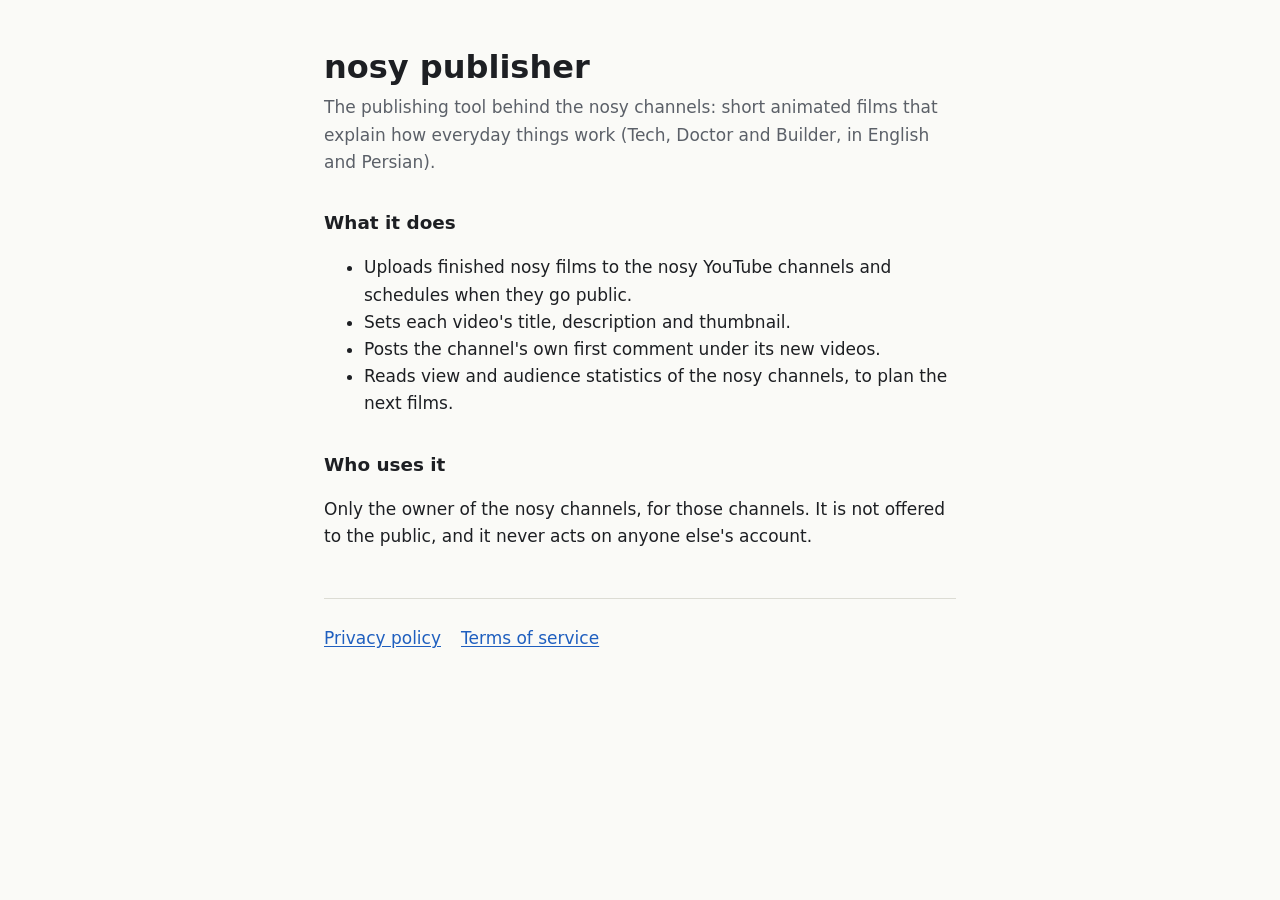
<file: index.html>
<!DOCTYPE html>
<html lang="en">
<head>
<meta charset="utf-8">
<meta name="viewport" content="width=device-width, initial-scale=1">
<title>nosy publisher</title>
<meta name="description" content="nosy publisher is the private tool the nosy channels use to upload and schedule their own short films on YouTube.">
<link rel="stylesheet" href="style.css">
</head>
<body>
<main>
<h1>nosy publisher</h1>
<p class="lead">The publishing tool behind the nosy channels: short animated films that explain how everyday things work (Tech, Doctor and Builder, in English and Persian).</p>

<h2>What it does</h2>
<ul>
  <li>Uploads finished nosy films to the nosy YouTube channels and schedules when they go public.</li>
  <li>Sets each video's title, description and thumbnail.</li>
  <li>Posts the channel's own first comment under its new videos.</li>
  <li>Reads view and audience statistics of the nosy channels, to plan the next films.</li>
</ul>

<h2>Who uses it</h2>
<p>Only the owner of the nosy channels, for those channels. It is not offered to the public, and it never acts on anyone else's account.</p>

<nav aria-label="Legal">
  <a href="privacy.html">Privacy policy</a>
  <a href="terms.html">Terms of service</a>
</nav>
</main>
</body>
</html>
</file>
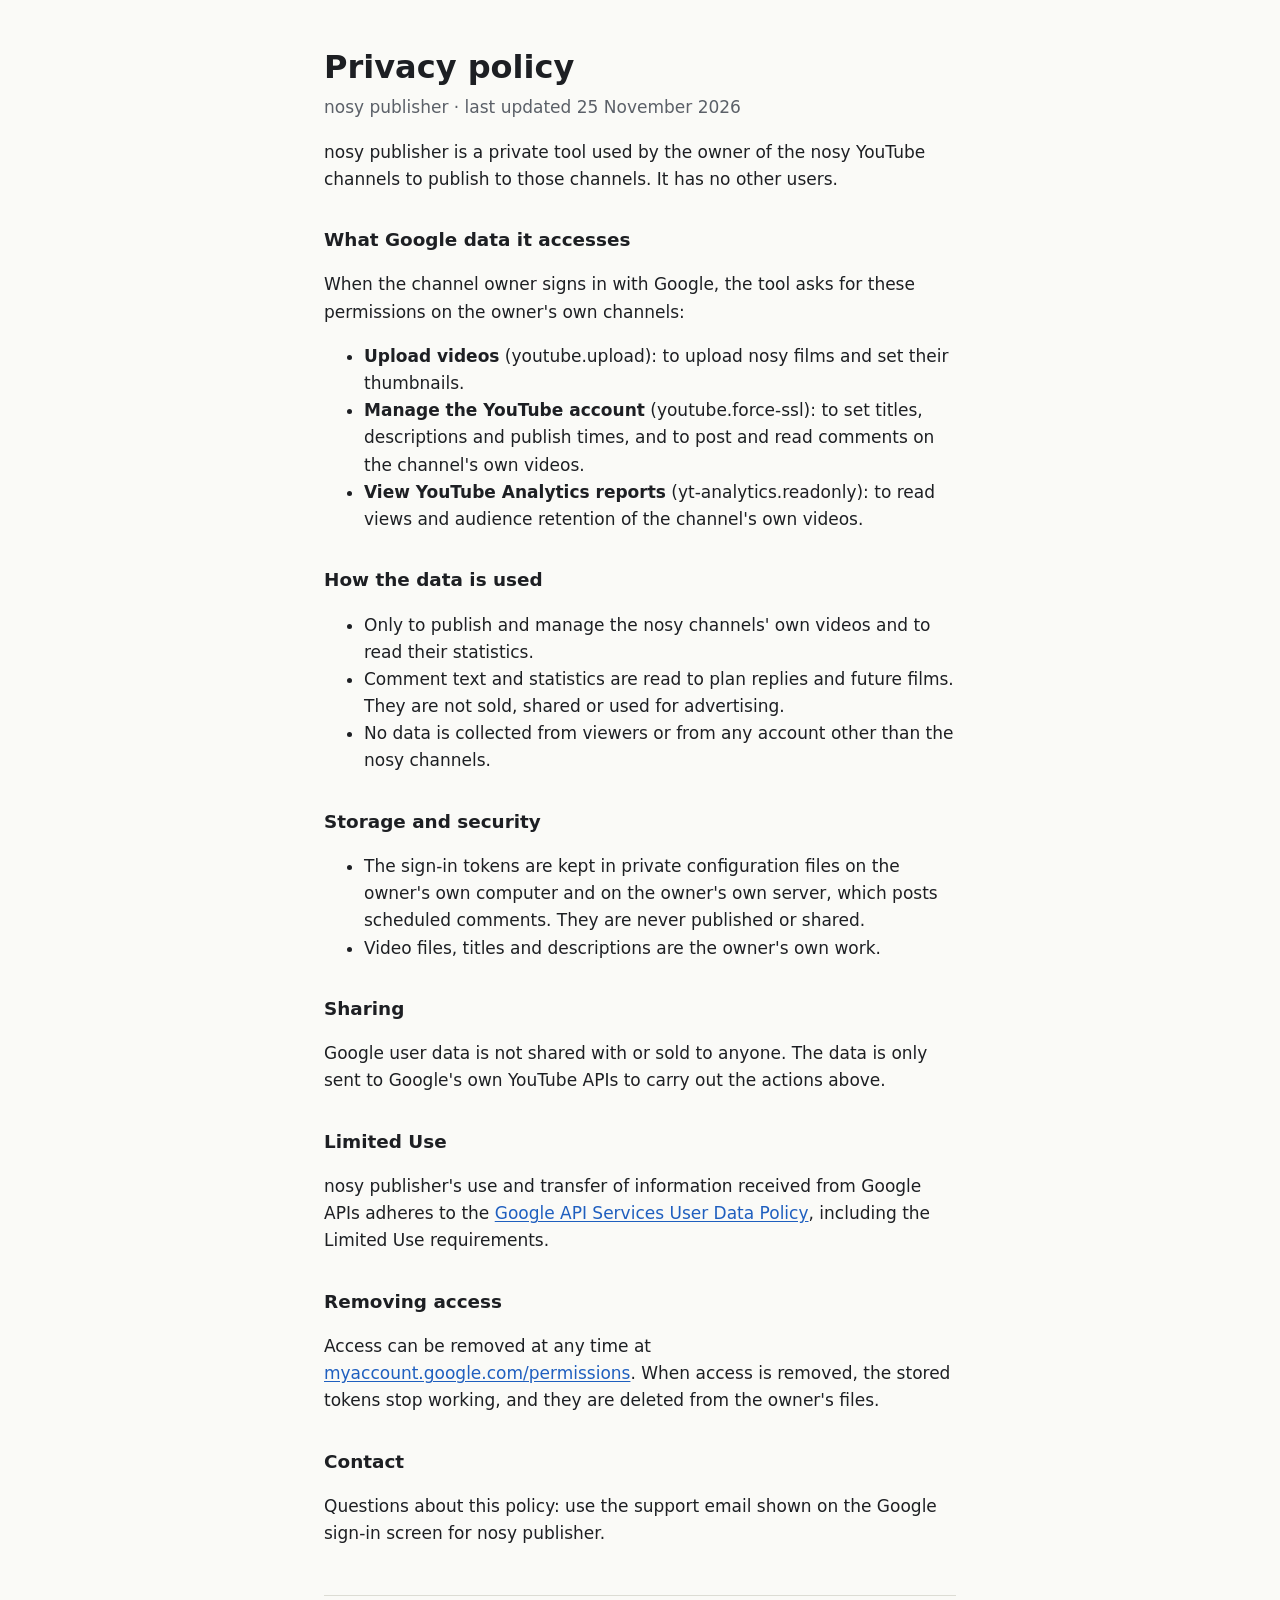
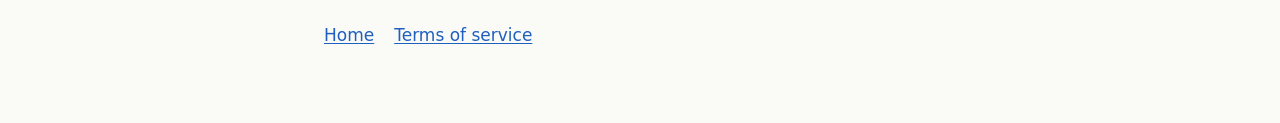
<file: privacy.html>
<!DOCTYPE html>
<html lang="en">
<head>
<meta charset="utf-8">
<meta name="viewport" content="width=device-width, initial-scale=1">
<title>Privacy policy · nosy publisher</title>
<link rel="stylesheet" href="style.css">
</head>
<body>
<main>
<h1>Privacy policy</h1>
<p class="lead">nosy publisher · last updated 25 November 2026</p>

<p>nosy publisher is a private tool used by the owner of the nosy YouTube channels to publish to those channels. It has no other users.</p>

<h2>What Google data it accesses</h2>
<p>When the channel owner signs in with Google, the tool asks for these permissions on the owner's own channels:</p>
<ul>
  <li><strong>Upload videos</strong> (youtube.upload): to upload nosy films and set their thumbnails.</li>
  <li><strong>Manage the YouTube account</strong> (youtube.force-ssl): to set titles, descriptions and publish times, and to post and read comments on the channel's own videos.</li>
  <li><strong>View YouTube Analytics reports</strong> (yt-analytics.readonly): to read views and audience retention of the channel's own videos.</li>
</ul>

<h2>How the data is used</h2>
<ul>
  <li>Only to publish and manage the nosy channels' own videos and to read their statistics.</li>
  <li>Comment text and statistics are read to plan replies and future films. They are not sold, shared or used for advertising.</li>
  <li>No data is collected from viewers or from any account other than the nosy channels.</li>
</ul>

<h2>Storage and security</h2>
<ul>
  <li>The sign-in tokens are kept in private configuration files on the owner's own computer and on the owner's own server, which posts scheduled comments. They are never published or shared.</li>
  <li>Video files, titles and descriptions are the owner's own work.</li>
</ul>

<h2>Sharing</h2>
<p>Google user data is not shared with or sold to anyone. The data is only sent to Google's own YouTube APIs to carry out the actions above.</p>

<h2>Limited Use</h2>
<p>nosy publisher's use and transfer of information received from Google APIs adheres to the <a href="https://developers.google.com/terms/api-services-user-data-policy">Google API Services User Data Policy</a>, including the Limited Use requirements.</p>

<h2>Removing access</h2>
<p>Access can be removed at any time at <a href="https://myaccount.google.com/permissions">myaccount.google.com/permissions</a>. When access is removed, the stored tokens stop working, and they are deleted from the owner's files.</p>

<h2>Contact</h2>
<p>Questions about this policy: use the support email shown on the Google sign-in screen for nosy publisher.</p>

<nav aria-label="Site">
  <a href="index.html">Home</a>
  <a href="terms.html">Terms of service</a>
</nav>
</main>
</body>
</html>
</file>
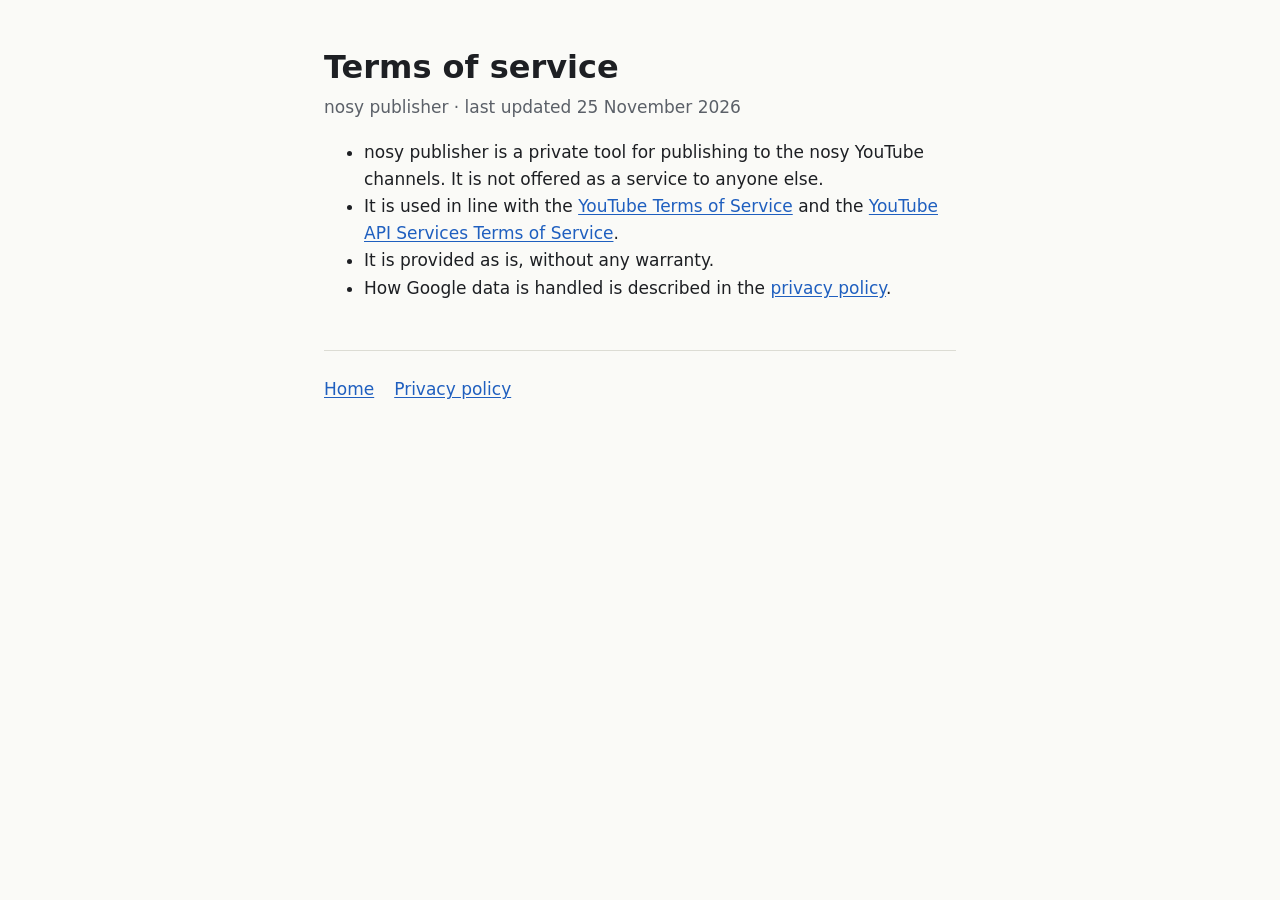
<file: terms.html>
<!DOCTYPE html>
<html lang="en">
<head>
<meta charset="utf-8">
<meta name="viewport" content="width=device-width, initial-scale=1">
<title>Terms of service · nosy publisher</title>
<link rel="stylesheet" href="style.css">
</head>
<body>
<main>
<h1>Terms of service</h1>
<p class="lead">nosy publisher · last updated 25 November 2026</p>

<ul>
  <li>nosy publisher is a private tool for publishing to the nosy YouTube channels. It is not offered as a service to anyone else.</li>
  <li>It is used in line with the <a href="https://www.youtube.com/t/terms">YouTube Terms of Service</a> and the <a href="https://developers.google.com/youtube/terms/api-services-terms-of-service">YouTube API Services Terms of Service</a>.</li>
  <li>It is provided as is, without any warranty.</li>
  <li>How Google data is handled is described in the <a href="privacy.html">privacy policy</a>.</li>
</ul>

<nav aria-label="Site">
  <a href="index.html">Home</a>
  <a href="privacy.html">Privacy policy</a>
</nav>
</main>
</body>
</html>
</file>
<file: style.css>
:root { color-scheme: light dark; --fg: #1d1f23; --bg: #fafaf7; --muted: #5b6068; --line: #dcdcd4; --link: #1f5fbf; }
@media (prefers-color-scheme: dark) { :root { --fg: #ececea; --bg: #16181b; --muted: #a6abb3; --line: #33363b; --link: #8db8ff; } }
* { box-sizing: border-box; }
body { margin: 0; background: var(--bg); color: var(--fg); font: 17px/1.6 system-ui, -apple-system, "Segoe UI", Roboto, sans-serif; }
main { max-width: 42rem; margin: 0 auto; padding: 3rem 1.25rem 4rem; }
h1 { font-size: 2rem; line-height: 1.2; margin: 0 0 .5rem; }
h2 { font-size: 1.15rem; margin: 2rem 0 .4rem; }
p, li { color: var(--fg); }
.lead { color: var(--muted); margin-top: 0; }
a { color: var(--link); text-underline-offset: 2px; }
a:focus-visible { outline: 3px solid var(--link); outline-offset: 2px; border-radius: 2px; }
nav { display: flex; gap: 1.25rem; flex-wrap: wrap; border-top: 1px solid var(--line); margin-top: 3rem; padding-top: 1rem; }
nav a { display: inline-block; padding: .6rem 0; min-height: 44px; }
small { color: var(--muted); }
</file>
